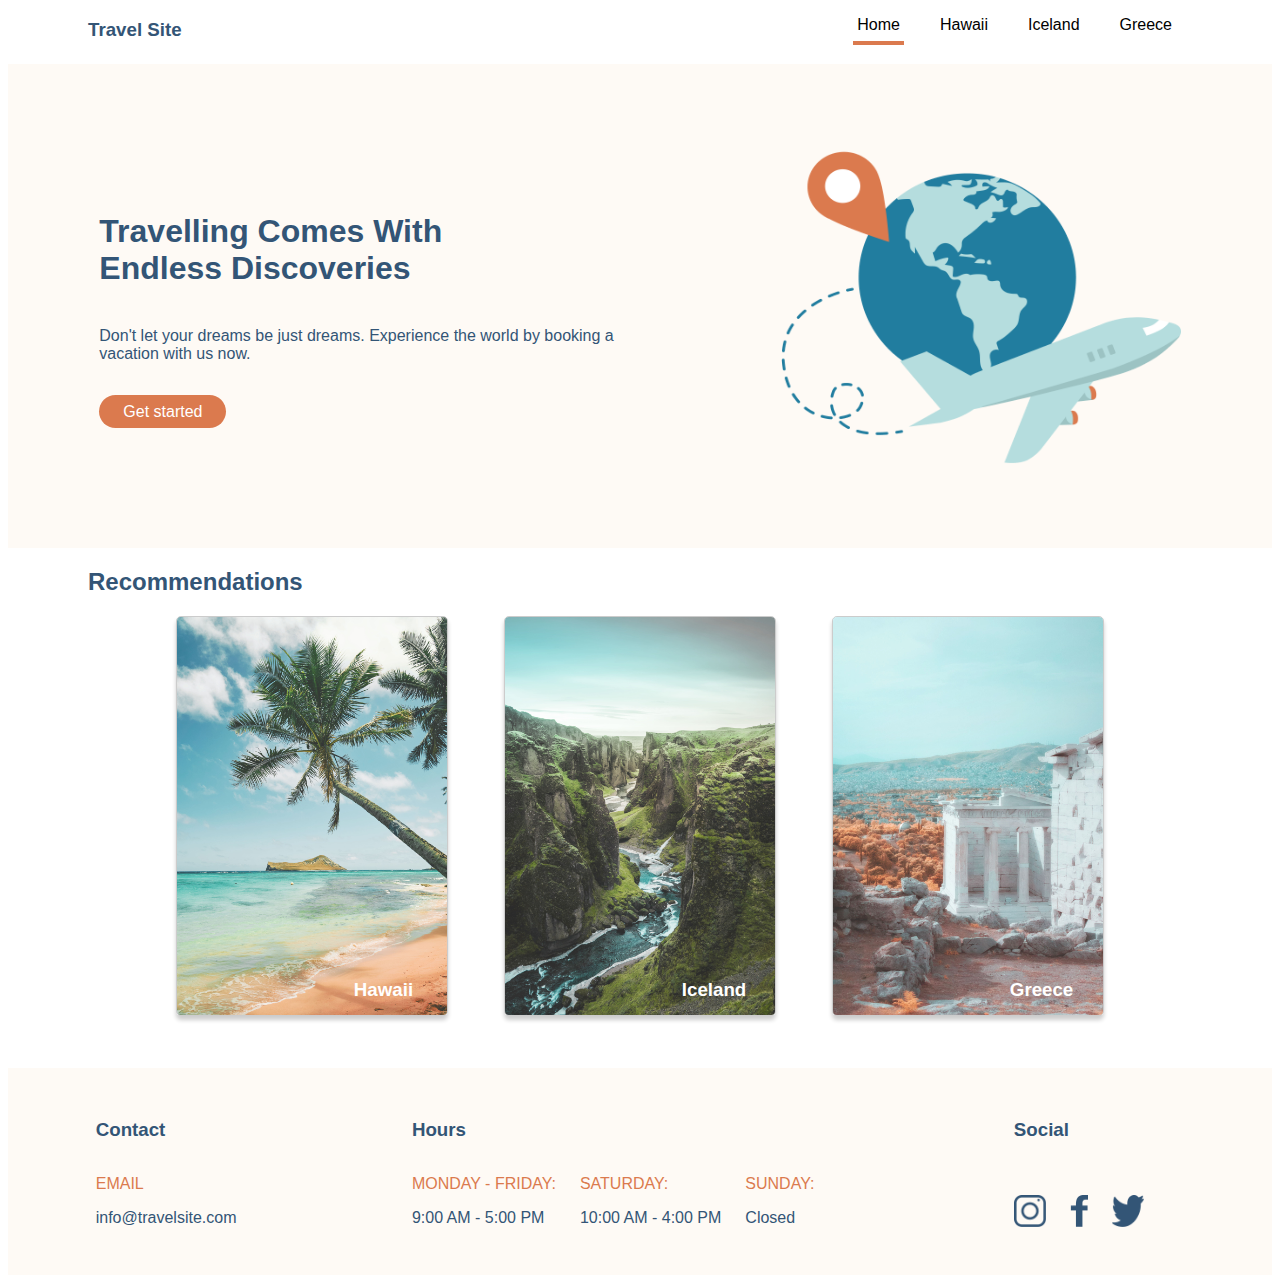
<file: index.html>
<!DOCTYPE html>

    <html lang="en">

        <head>
            <meta charset="UTF-8">
            <meta http-equiv="X-UA-Compatible" content="IE=edge">
            <meta name="viewport" content="width=device-width, initial-scale=1.0">
            <link rel="stylesheet" type ="text/css" href="./CSS/global.css">
            <link rel="stylesheet" type ="text/css" href="./CSS/main.css">
            <link rel="shortcut icon" href="./Assets/Images/hero.png" type="image/x-icon">
            <title>Travel Site - Home</title>
        </head>

        <body>
            <header>
                <!-- Navigation -->
                <div class ="navigation">
                    <h3>
                        <a class ="navigation__wordmark" href ="./index.html">Travel Site</a>
                    </h3>
                    <nav>
                        <div>
                            <ul class ="navigation__lists">
                                <li>
                                    <a class ="navigation__lists--style navigation__lists--current" href ="./index.html">Home</a>
                                </li>
                                <li>
                                    <a class ="navigation__lists--style" href ="./Pages/hawaii.html">Hawaii</a>
                                </li>
                                <li>
                                    <a class ="navigation__lists--style" href ="./Pages/iceland.html">Iceland</a>
                                </li>
                                <li>
                                    <a class ="navigation__lists--style" href ="./Pages/greece.html">Greece</a>
                                </li>
                            </ul>
                        </div>
                    </nav>
                </div>

                <!-- Hero banner -->
                <div class ="hero background--color">
                    <div>
                        <h1 class ="hero__heading">Travelling Comes With Endless Discoveries</h1>
                        <p class ="hero__description">Don't let your dreams be just dreams. Experience the world by booking a vacation with us now.</p>
                        <a class ="button" href ="./Pages/getstarted.html">Get started</a>
                    </div>
                    <div>
                        <img class ="hero__img" src ="./Assets/Images/hero.png" alt ="travel site logo">
                    </div>
                </div>
            </header>

            <!-- Main section of page -->
            <main>
                <section>
                    <h2 class ="heading">Recommendations</h2>
                    <div class ="card">
                        <a class ="card__link" href="./Pages/hawaii.html">
                            <img class ="card__img--size" src ="./Assets/Images/hawaii.jpg" alt ="hawaii">
                            <h3 class ="card__title">Hawaii</h3>
                        </a>
                        <a class ="card__link" href="./Pages/iceland.html">
                            <img class ="card__img--size" src ="./Assets/Images/iceland.jpg" alt ="iceland">
                            <h3 class ="card__title">Iceland</h3>
                        </a>
                        <a class ="card__link" href="./Pages/greece.html">
                            <img class ="card__img--size" src ="./Assets/Images/greece.jpg" alt ="greece">
                            <h3 class ="card__title">Greece</h3>
                        </a>
                    </div>

                </section>
            </main>

            <!--Footer with company address and hours-->
            <footer>
                <div class ="address__container">
                    <div class ="address__sections">
                        <h3>Contact</h3>
                        <p class ="address__subhead--color">EMAIL
                        <p>info@travelsite.com</p>
                    </div>

                    <div class ="address__sections">
                        <h3>Hours</h3>
                        <div class ="address__hours">
                            <div class ="address__hours--spacing">
                                <p class ="address__subhead--color">MONDAY - FRIDAY:</p>
                                <p class ="address-info__time">9:00 AM - 5:00 PM</p>
                            </div>
                            <div class ="address__hours--spacing">
                                <p class ="address__subhead--color">SATURDAY:</p>
                                <p class ="address-info__time">10:00 AM - 4:00 PM</p>
                            </div>
                            <div class ="address__hours--spacing">
                                <p class ="address__subhead--color">SUNDAY:</p>
                                <p class ="address-info__time">Closed</p>
                            </div>
                        </div>
                    </div>

                        <div class ="address__sections">
                            <h3>Social</h3>
                            <div class ="address__social">
                                <a href="https://www.instagram.com/">
                                    <img class ="address__social--imgsize" src ="./Assets/Icons/icon-instagram.png" alt ="instagram page">
                                </a>
                                <a href="https://www.facebook.com/">
                                    <img class ="address__social--facebook" src ="./Assets/Icons/icon-facebook.png" alt ="facebook page">
                                </a>
                                <a href="https://twitter.com/">
                                    <img class ="address__social--imgsize" src ="./Assets/Icons/icon-twitter.png" alt ="twitter page">
                                </a>
                            </div>
                        </div>
                </div>
            </footer>
        </body>
    </html>
</file>
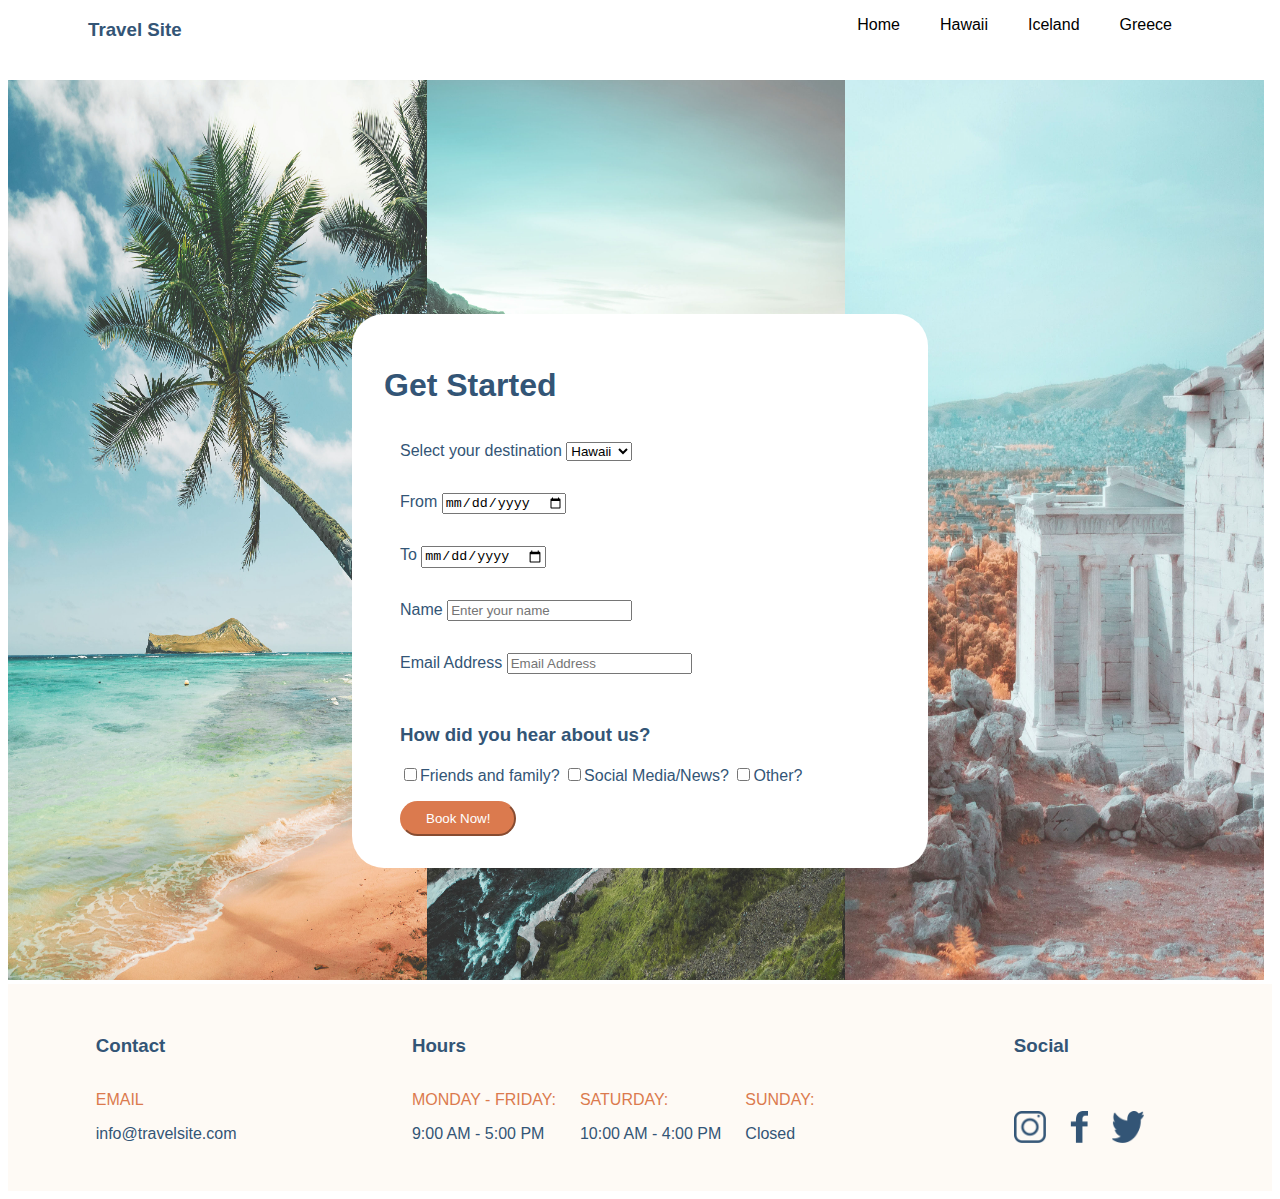
<file: Pages/getstarted.html>
<!DOCTYPE html>

    <html lang="en">

        <head>
            <meta charset="UTF-8">
            <meta http-equiv="X-UA-Compatible" content="IE=edge">
            <meta name="viewport" content="width=device-width, initial-scale=1.0">
            <link rel ="stylesheet" type ="text/css" href ="../CSS/global.css">
            <link rel="stylesheet" type ="text/css" href ="../CSS/getstarted.css">
            <link rel="shortcut icon" href="../Assets/Images/hero.png" type="image/x-icon">
            <title>Travel Site - Get Started</title>
        </head>
        <body>
            <header>
                <!-- Navigation -->
                <div class ="navigation">
                    <h3>
                        <a class ="navigation__wordmark" href ="../index.html">Travel Site</a>
                    </h3>
                    <nav>
                        <div>
                            <ul class ="navigation__lists">
                                <li>
                                    <a class ="navigation__lists--style" href ="../index.html">Home</a>
                                </li>
                                <li>
                                    <a class ="navigation__lists--style" href ="./hawaii.html">Hawaii</a>
                                </li>
                                <li>
                                    <a class ="navigation__lists--style" href ="./iceland.html">Iceland</a>
                                </li>
                                <li>
                                    <a class ="navigation__lists--style" href ="./greece.html">Greece</a>
                                </li>
                            </ul>
                        </div>
                    </nav>
                </div>
            </header>
            
            <!-- Get started sign form -->
            <main>
                <section>
                    <div class ="background">
                        <div class ="background__section">
                            <a href ="../Pages/hawaii.html">
                                <img class ="background__img--size" src ="../Assets/Images/hawaii.jpg" alt="hawaii">
                            </a>
                        </div>

                        <div class ="background__section">
                            <a href ="../Pages/iceland.html">
                                <img class ="background__img--size" src ="../Assets/Images/iceland.jpg" alt="iceland">
                            </a>
                        </div>

                        <div class ="background__section">
                            <a href="../Pages/greece.html">
                                <img class ="background__img--size" src ="../Assets/Images/greece.jpg" alt="greece">
                            </a>
                        </div>
                    </div>
                </section>

                <article>
                    <div class ="form">
                        <h1 class ="form__heading">Get Started</h1>
                        <form id ="form__sections" class ="form__sections">
                            <section class ="form__section">
                                <label for ="location" id ="dropdown-label">Select your destination</label>
                                <select name="location__dojo" id="dropdown" class ="form__inputs">
                                    <option value = "hawaii">Hawaii</option>
                                    <option value = "iceland">Iceland</option>
                                    <option value = "greece">Greece</option>
                                </select>
                            </section>

                            <section class ="form__section">
                                <label for ="duration__from">From</label>
                                <input type ="date" id ="from" name ="from" required>
                            </section>

                            <section class ="form__section">
                                <label for ="duration__to">To</label>
                                <input type ="date" id ="to" name ="to" required>
                            </section>

                            <section class ="form__section">
                                <label for = "name" id = "name-label">Name</label>
                                <input type = "text" required placeholder="Enter your name" id = "name" class = "form-inputs">
                            </section>

                            <section class ="form__section">
                                <label for ="email-address" id = "email-label">Email Address</label>
                                <input type = "email" required placeholder = "Email Address" id = "email" class = "form-inputs"> 
                            </section>

                            <section class ="form__section">
                                <h3>How did you hear about us?</h3>
                            <label for = "friends-family">
                                <input type = "checkbox" id = "friends-family" value = "friends-family" name = "hear-about-us">Friends and family?
                            </label>
                            <label for = "social-media">
                                <input type = "checkbox" id = "social-media" value = "social-media" name = "hear-about-us">Social Media/News?
                            </label>
                            <label for = "other">
                                <input type = "checkbox" id = "other" value = "other" name = "hear-about-us">Other?
                            </label>
                            </section>

                            <button class ="button__submit" type = "submit" id = "submit">Book Now!</button>
                        </form>
                    </div>
                </article>
            </main>

            <!-- Footer with company address and hours -->
            <footer>
                <div class ="address__container">
                    <div class ="address__sections">
                        <h3>Contact</h3>
                        <p class ="address__subhead--color">EMAIL</p>
                        <p>info@travelsite.com</p>
                    </div>

                    <div class ="address__sections">
                        <h3>Hours</h3>
                        <div class ="address__hours">
                            <div class ="address__hours--spacing">
                                <p class ="address__subhead--color">MONDAY - FRIDAY:</p>
                                <p class ="address-info__time">9:00 AM - 5:00 PM</p>
                            </div>
                            <div class ="address__hours--spacing">
                                <p class ="address__subhead--color">SATURDAY:</p>
                                <p class ="address-info__time">10:00 AM - 4:00 PM</p>
                            </div>
                            <div class ="address__hours--spacing">
                                <p class ="address__subhead--color">SUNDAY:</p>
                                <p class ="address-info__time">Closed</p>
                            </div>
                        </div>
                    </div>

                        <div class ="address__sections">
                            <h3>Social</h3>
                            <div class ="address__social">
                                <a href="https://www.instagram.com/">
                                    <img class ="address__social--imgsize" src ="../Assets/Icons/icon-instagram.png" alt ="instagram page">
                                </a>
                                <a href="https://www.facebook.com/">
                                    <img class ="address__social--facebook" src ="../Assets/Icons/icon-facebook.png" alt ="facebook page">
                                </a>
                                <a href="https://twitter.com/">
                                    <img class ="address__social--imgsize" src ="../Assets/Icons/icon-twitter.png" alt ="twitter page">
                                </a>
                            </div>
                        </div>
                </div>
            </footer>
        </body>
    </html>
</file>
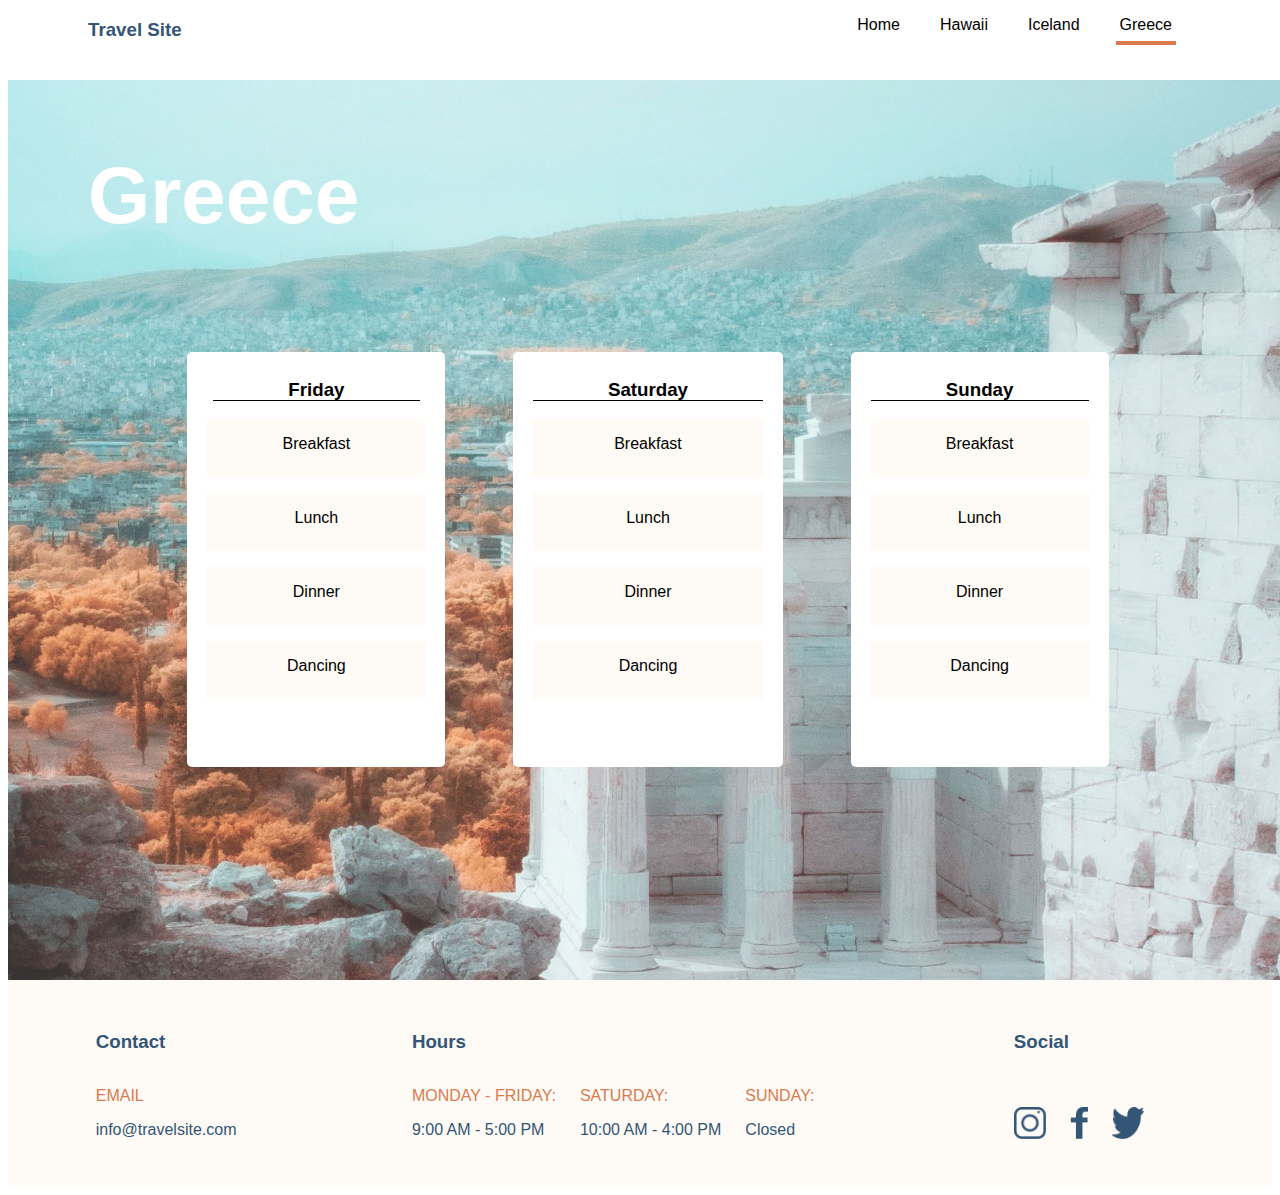
<file: Pages/greece.html>
<!DOCTYPE html>

    <html lang="en">

        <head>
            <meta charset="UTF-8">
            <meta http-equiv="X-UA-Compatible" content="IE=edge">
            <meta name="viewport" content="width=device-width, initial-scale=1.0">
            <link rel="stylesheet" type ="text/css" href="../CSS/global.css">
            <link rel="stylesheet" type ="text/css" href="../CSS/destinations.css">
            <link rel="shortcut icon" href="../Assets/Images/hero.png" type="image/x-icon">
            <title>Travel Site - Greece</title>
        </head>
        
        <body>
            <header>
                <!-- Navigation -->
                <div class ="navigation">
                    <h3>
                        <a class ="navigation__wordmark" href ="../index.html">Travel Site</a>
                    </h3>
                    <nav>
                        <div>
                            <ul class ="navigation__lists">
                                <li>
                                    <a class ="navigation__lists--style" href ="../index.html">Home</a>
                                </li>
                                <li>
                                    <a class ="navigation__lists--style" href ="./hawaii.html">Hawaii</a>
                                </li>
                                <li>
                                    <a class ="navigation__lists--style" href ="./iceland.html">Iceland</a>
                                </li>
                                <li>
                                    <a class ="navigation__lists--style navigation__lists--current" href ="./greece.html">Greece</a>
                                </li>
                            </ul>
                        </div>
                    </nav>
                </div>
            </header>

            <!-- Destination activities -->
            <main>
                <article>
                    <div class ="backgroundimg__greece">
                        <h1 class ="destinations__title">Greece</h1>

                        <section>
                            <div class ="activities">
                                <div class ="activities__section">
                                    <h3>
                                        <span class ="activities__header">Friday</span>
                                    </h3>
                                    <ul class ="activities__list">
                                        <li class ="activities__list--color">Breakfast</li>
                                        <li class ="activities__list--color">Lunch</li>
                                        <li class ="activities__list--color">Dinner</li>
                                        <li class ="activities__list--color">Dancing</li>
                                    </ul>
                                </div>

                                <div class ="activities__section">
                                    <h3>
                                        <span class ="activities__header">Saturday</span>
                                    </h3>
                                    <ul class ="activities__list">
                                        <li class ="activities__list--color">Breakfast</li>
                                        <li class ="activities__list--color">Lunch</li>
                                        <li class ="activities__list--color">Dinner</li>
                                        <li class ="activities__list--color">Dancing</li>
                                    </ul>
                                </div>

                                <div class ="activities__section">
                                    <h3>
                                        <span class ="activities__header">Sunday</span>
                                    </h3>
                                    <ul class ="activities__list">
                                        <li class ="activities__list--color">Breakfast</li>
                                        <li class ="activities__list--color">Lunch</li>
                                        <li class ="activities__list--color">Dinner</li>
                                        <li class ="activities__list--color">Dancing</li>
                                    </ul>
                                </div>
                            </div>
                        </section>
                    </div>
                </article>
            </main>

            <!-- Footer with company address and hours -->
            <footer>
                <div class ="address__container">
                    <div class ="address__sections">
                        <h3>Contact</h3>
                        <p class ="address__subhead--color">EMAIL</p>
                        <p>info@travelsite.com</p>
                    </div>

                    <div class ="address__sections">
                        <h3>Hours</h3>
                        <div class ="address__hours">
                            <div class ="address__hours--spacing">
                                <p class ="address__subhead--color">MONDAY - FRIDAY:</p>
                                <p class ="address-info__time">9:00 AM - 5:00 PM</p>
                            </div>
                            <div class ="address__hours--spacing">
                                <p class ="address__subhead--color">SATURDAY:</p>
                                <p class ="address-info__time">10:00 AM - 4:00 PM</p>
                            </div>
                            <div class ="address__hours--spacing">
                                <p class ="address__subhead--color">SUNDAY:</p>
                                <p class ="address-info__time">Closed</p>
                            </div>
                        </div>
                    </div>

                        <div class ="address__sections">
                            <h3>Social</h3>
                            <div class ="address__social">
                                <a href="https://www.instagram.com/">
                                    <img class ="address__social--imgsize" src ="../Assets/Icons/icon-instagram.png" alt ="instagram page">
                                </a>
                                <a href="https://www.facebook.com/">
                                    <img class ="address__social--facebook" src ="../Assets/Icons/icon-facebook.png" alt ="facebook page">
                                </a>
                                <a href="https://twitter.com/">
                                    <img class ="address__social--imgsize" src ="../Assets/Icons/icon-twitter.png" alt ="twitter page">
                                </a>
                            </div>
                        </div>
                </div>
            </footer>
        </body>
    </html>
</file>
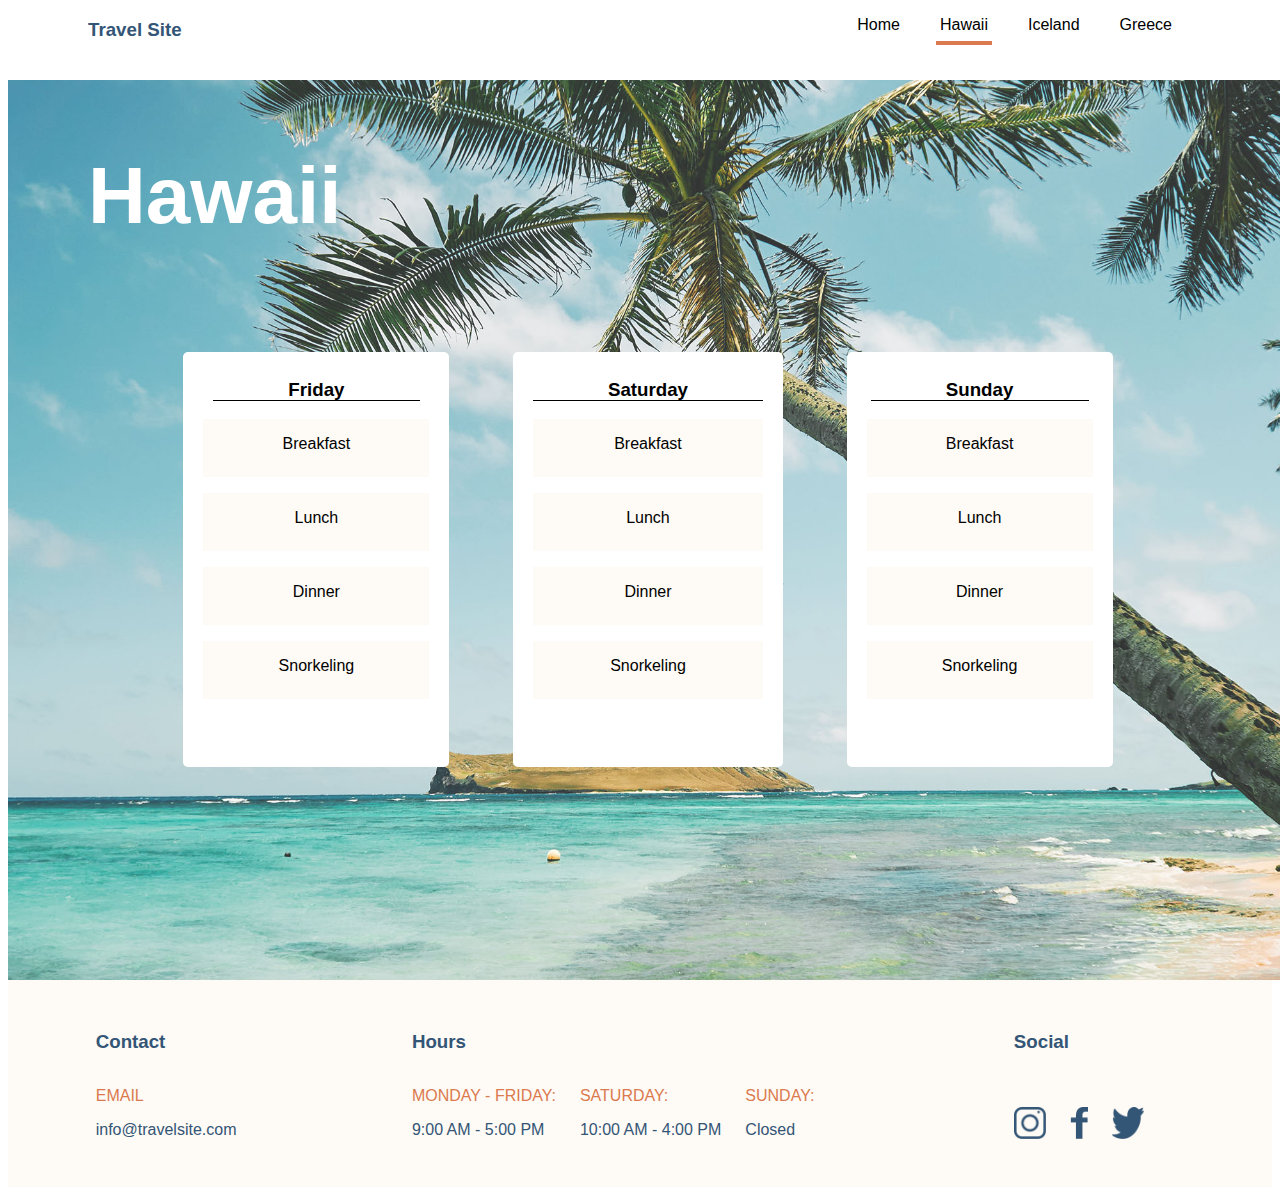
<file: Pages/hawaii.html>
<!DOCTYPE html>

    <html lang="en">

        <head>
            <meta charset="UTF-8">
            <meta http-equiv="X-UA-Compatible" content="IE=edge">
            <meta name="viewport" content="width=device-width, initial-scale=1.0">
            <link rel="stylesheet" type ="text/css" href="../CSS/global.css">
            <link rel="stylesheet" type ="text/css" href="../CSS/destinations.css">
            <link rel="shortcut icon" href="../Assets/Images/hero.png" type="image/x-icon">
            <title>Travel Site - Hawaii</title>
        </head>

        <body>
            <header>
                <!-- Navigation -->
                <div class ="navigation">
                    <h3>
                        <a class ="navigation__wordmark" href ="../index.html">Travel Site</a>
                    </h3>
                    <nav>
                        <div>
                            <ul class ="navigation__lists">
                                <li>
                                    <a class ="navigation__lists--style" href ="../index.html">Home</a>
                                </li>
                                <li>
                                    <a class ="navigation__lists--style navigation__lists--current" href ="./hawaii.html">Hawaii</a>
                                </li>
                                <li>
                                    <a class ="navigation__lists--style" href ="./iceland.html">Iceland</a>
                                </li>
                                <li>
                                    <a class ="navigation__lists--style" href ="./greece.html">Greece</a>
                                </li>
                            </ul>
                        </div>
                    </nav>
                </div>
            </header>

            <!-- Destination activities -->
            <main>
                <article>
                    <div class ="backgroundimg__hawaii">
                        <h1 class ="destinations__title">Hawaii</h1>

                        <section>
                            <div class ="activities">
                                <div class ="activities__section">
                                    <h3>
                                        <span class ="activities__header">Friday</h3></span>
                                    </h3>
                                    <ul class ="activities__list">
                                        <li class ="activities__list--color">Breakfast</li>
                                        <li class ="activities__list--color">Lunch</li>
                                        <li class ="activities__list--color">Dinner</li>
                                        <li class ="activities__list--color">Snorkeling</li>
                                    </ul>
                                </div>

                                <div class ="activities__section">
                                    <h3>
                                        <span class ="activities__header">Saturday</span>
                                    </h3>
                                    <ul class ="activities__list">
                                        <li class ="activities__list--color">Breakfast</li>
                                        <li class ="activities__list--color">Lunch</li>
                                        <li class ="activities__list--color">Dinner</li>
                                        <li class ="activities__list--color">Snorkeling</li>
                                    </ul>
                                </div>

                                <div class ="activities__section">
                                    <h3>
                                        <span class ="activities__header">Sunday</span>
                                    </h3>
                                    <ul class ="activities__list">
                                        <li class ="activities__list--color">Breakfast</li>
                                        <li class ="activities__list--color">Lunch</li>
                                        <li class ="activities__list--color">Dinner</li>
                                        <li class ="activities__list--color">Snorkeling</li>
                                    </ul>
                                </div>
                            </div>
                        </section>
                    </div>
                </article>
            </main>
                    
            <!-- Footer with company address and hours -->
            <footer>
                <div class ="address__container">
                    <div class ="address__sections">
                        <h3>Contact</h3>
                        <p class ="address__subhead--color">EMAIL</p>
                        <p>info@travelsite.com</p>
                    </div>

                    <div class ="address__sections">
                        <h3>Hours</h3>
                        <div class ="address__hours">
                            <div class ="address__hours--spacing">
                                <p class ="address__subhead--color">MONDAY - FRIDAY:</p>
                                <p class ="address-info__time">9:00 AM - 5:00 PM</p>
                            </div>
                            <div class ="address__hours--spacing">
                                <p class ="address__subhead--color">SATURDAY:</p>
                                <p class ="address-info__time">10:00 AM - 4:00 PM</p>
                            </div>
                            <div class ="address__hours--spacing">
                                <p class ="address__subhead--color">SUNDAY:</p>
                                <p class ="address-info__time">Closed</p>
                            </div>
                        </div>
                    </div>

                        <div class ="address__sections">
                            <h3>Social</h3>
                            <div class ="address__social">
                                <a href="https://www.instagram.com/">
                                    <img class ="address__social--imgsize" src ="../Assets/Icons/icon-instagram.png" alt ="instagram page">
                                </a>
                                <a href="https://www.facebook.com/">
                                    <img class ="address__social--facebook" src ="../Assets/Icons/icon-facebook.png" alt ="facebook page">
                                </a>
                                <a href="https://twitter.com/">
                                    <img class ="address__social--imgsize" src ="../Assets/Icons/icon-twitter.png" alt ="twitter page">
                                </a>
                            </div>
                        </div>
                </div>
            </footer>
        </body>
    </html>
</file>
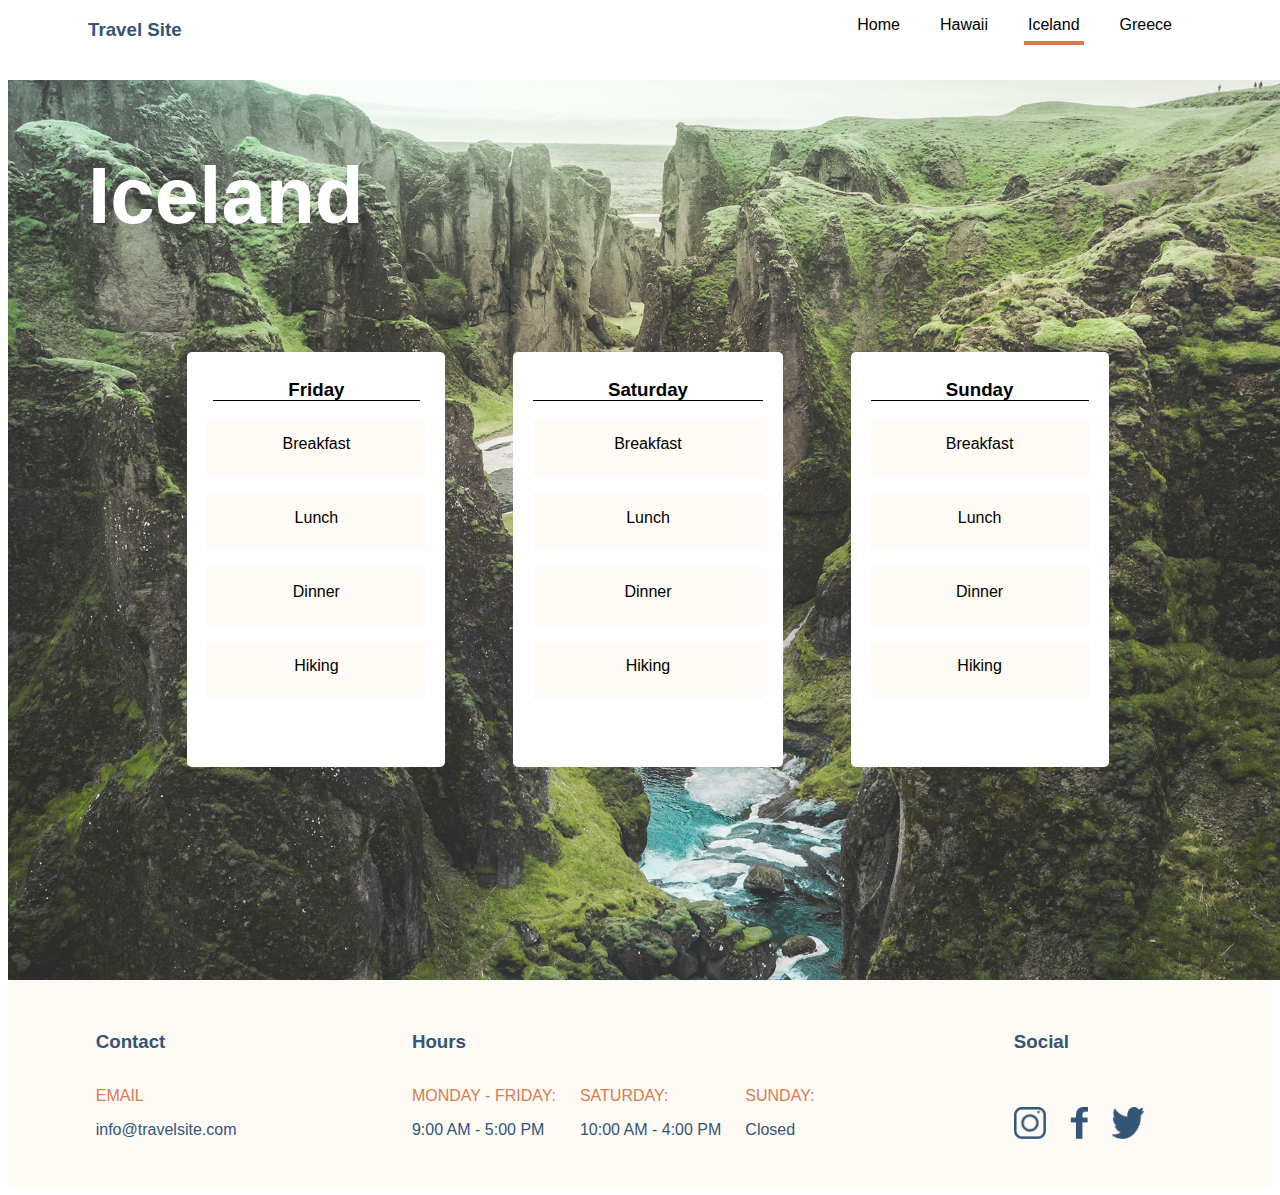
<file: Pages/iceland.html>
<!DOCTYPE html>

    <html lang="en">

        <head>
            <meta charset="UTF-8">
            <meta http-equiv="X-UA-Compatible" content="IE=edge">
            <meta name="viewport" content="width=device-width, initial-scale=1.0">
            <link rel="stylesheet" type ="text/css" href="../CSS/global.css">
            <link rel="stylesheet" type ="text/css" href="../CSS/destinations.css">
            <link rel="shortcut icon" href="../Assets/Images/hero.png" type="image/x-icon">
            <title>Travel Site - Iceland</title>
        </head>

        <body>
            <header>
                <div class ="navigation">
                    <h3>
                        <a class ="navigation__wordmark" href ="../index.html">Travel Site</a>
                    </h3>
                    <nav>
                        <div>
                            <ul class ="navigation__lists">
                                <li>
                                    <a class ="navigation__lists--style" href ="../index.html">Home</a>
                                </li>
                                <li>
                                    <a class ="navigation__lists--style" href ="./hawaii.html">Hawaii</a>
                                </li>
                                <li>
                                    <a class ="navigation__lists--style navigation__lists--current" href ="./iceland.html">Iceland</a>
                                </li>
                                <li>
                                    <a class ="navigation__lists--style" href ="./greece.html">Greece</a>
                                </li>
                            </ul>
                        </div>
                    </nav>
                </div>
            </header>

            <!-- Destination activities -->
            <main>
                <article>
                    <div class ="backgroundimg__iceland">
                        <h1 class ="destinations__title">Iceland</h1>

                        <section>
                            <div class ="activities">
                                <div class ="activities__section">
                                    <h3>
                                        <span class ="activities__header">Friday</span>
                                    </h3>
                                    <ul class ="activities__list">
                                        <li class ="activities__list--color">Breakfast</li>
                                        <li class ="activities__list--color">Lunch</li>
                                        <li class ="activities__list--color">Dinner</li>
                                        <li class ="activities__list--color">Hiking</li>
                                    </ul>
                                </div>

                                <div class ="activities__section">
                                    <h3>
                                        <span class ="activities__header">Saturday</span>
                                    </h3>
                                    <ul class ="activities__list">
                                        <li class ="activities__list--color">Breakfast</li>
                                        <li class ="activities__list--color">Lunch</li>
                                        <li class ="activities__list--color">Dinner</li>
                                        <li class ="activities__list--color">Hiking</li>
                                    </ul>
                                </div>

                                <div class ="activities__section">
                                    <h3>
                                        <span class ="activities__header">Sunday</span>
                                    </h3>
                                    <ul class ="activities__list">
                                        <li class ="activities__list--color">Breakfast</li>
                                        <li class ="activities__list--color">Lunch</li>
                                        <li class ="activities__list--color">Dinner</li>
                                        <li class ="activities__list--color">Hiking</li>
                                    </ul>
                                </div>
                            </div>
                        </section>
                    </div>
                </article>
            </main>

            <footer>
                <div class ="address__container">
                    <div class ="address__sections">
                        <h3>Contact</h3>
                        <p class ="address__subhead--color">EMAIL</p>
                        <p>info@travelsite.com</p>
                    </div>

                    <div class ="address__sections">
                        <h3>Hours</h3>
                        <div class ="address__hours">
                            <div class ="address__hours--spacing">
                                <p class ="address__subhead--color">MONDAY - FRIDAY:</p>
                                <p class ="address-info__time">9:00 AM - 5:00 PM</p>
                            </div>
                            <div class ="address__hours--spacing">
                                <p class ="address__subhead--color">SATURDAY:</p>
                                <p class ="address-info__time">10:00 AM - 4:00 PM</p>
                            </div>
                            <div class ="address__hours--spacing">
                                <p class ="address__subhead--color">SUNDAY:</p>
                                <p class ="address-info__time">Closed</p>
                            </div>
                        </div>
                    </div>

                        <div class ="address__sections">
                            <h3>Social</h3>
                            <div class ="address__social">
                                <a href="https://www.instagram.com/">
                                    <img class ="address__social--imgsize" src ="../Assets/Icons/icon-instagram.png" alt ="instagram page">
                                </a>
                                <a href="https://www.facebook.com/">
                                    <img class ="address__social--facebook" src ="../Assets/Icons/icon-facebook.png" alt ="facebook page">
                                </a>
                                <a href="https://twitter.com/">
                                    <img class ="address__social--imgsize" src ="../Assets/Icons/icon-twitter.png" alt ="twitter page">
                                </a>
                            </div>
                        </div>
                </div>
            </footer>
        </body>
    </html>
</file>
<file: CSS/global.css>
/* General Styling */
*, *::before, *::after {
    box-sizing: border-box;
}

body {
    font-family: Verdana, Geneva, Tahoma, sans-serif;
    color: #335576;
}

.background--color {
    background-color: #FEFAF5;
}

/* Navigation Styling */
.navigation {
    background-color: #FFFFFF;
    display: flex;
    justify-content: space-between;
    padding-left: 5rem;
    padding-right: 5rem;
    position: fixed;
    top: 0;
    width: 100%;
    z-index: 1;
}

.navigation__wordmark {
    color: #335576;
    text-decoration: none;
}

.navigation__lists {
    display: flex;
    list-style: none;
}

.navigation__lists--style {
    text-decoration: none;
    margin-right: 2rem;
    padding: 0.5rem 0.25rem;
    color: black;
}

.navigation__lists--style:hover, .navigation__wordmark:hover {
    border-bottom: 4px solid #DB7A4E;
    margin-top: 25rem;
}

.navigation__lists--current {
    border-bottom: 4px solid #DB7A4E;
    margin-top: 25rem;
}

/* Button */
.button {
    text-decoration: none;
    background-color: #DB7A4E;
    color: white;
    border-radius: 2rem;
    padding: 0.5rem 1.5rem;
}

/* Footer Style */
.address__container {
    display: flex;
    justify-content: space-around;
    background-color: #FEFAF5;
    padding-top: 2rem;
    padding-bottom: 2rem;
}

.address__sections {
    display: flex;
    flex-direction: column;
    align-items: baseline;
}

.address__social {
    display: flex;
    margin-right: 1rem;
}

.address__hours {
    display: flex;
    flex-direction: row;
}

.address__hours--spacing {
    display: flex;
    flex-direction: column;
    margin-right: 1.5rem;
}

.address-info__time {
    margin-top: 1rem;
}

.address__subhead--color {
    color: #DB7A4E;
    margin-bottom: 0rem;
}

.address__social--imgsize {
    width: 2rem;
    height: 2rem;
    margin-top: 2.25rem;
    margin-right: 1.5rem;
}

.address__social--facebook {
    width: 1.15rem;
    height: 2rem;
    margin-top: 2.25rem;
    margin-right: 1.5rem;
}
</file>
<file: CSS/main.css>
/* Styling for "Recommendations heading */
.heading {
    margin-left: 5rem;
}

/* Hero Banner Styling */
.hero {
    display: flex;
    justify-content: space-evenly;
    align-items: center;
    padding:5rem 5rem;
    margin-top: 4rem;
}

.hero__heading, .hero__description {
    margin-bottom: 2.5rem;
}

.hero__heading {
    width: 70%;
}

.hero__description {
    width: 77%;
}

.hero__img {
    width: 25rem;
    height: 20rem;
}

/* Card Section */
.card {
    display: flex;
    justify-content: space-evenly;
    margin-bottom: 3rem;
    margin-left: 7rem;
    margin-right: 7rem;
}

.card__img--size {
    width: 17rem;
    height: 25rem;
    border-radius: 5px;
    border: 1px solid rgba(0, 0, 0, 0.2);
    box-shadow: 0px 4px 4px rgba(0, 0, 0, 0.2);
}

.card__link {
    position: relative;
}

.card__title {
    color: white;
    position: absolute;
    bottom: 0em;
    left: 9.5em;
}
</file>
<file: CSS/getstarted.css>
/* Background image */
.background {
    margin-top: 5rem;
    display: flex;
    position: relative;
}

.background__img--size {
    width: 32.7vw;
    height: 100vh;
}

/* Form Styling */

.form {
    background-color: #FFFFFF;
    position: absolute;
    bottom: 2em;
    left: 22em;
    right: 22em;
    border-radius: 2rem;
    padding: 2rem;
}

.form__sections {
    display: flex;
    flex-direction: column;
}

.form__section {
    margin: 1rem;
}

/* Button Styling */
.button__submit {
    background-color: #DB7A4E;
    color: white;
    border-radius: 2rem;
    padding: 0.5rem 1.5rem;
    border-color: #DB7A4E;
    width: fit-content;
    margin-left: 1rem;
}
</file>
<file: CSS/destinations.css>
/* Hawaii background image */
.backgroundimg__hawaii {
    background-image: url(../Assets/Images/hawaii.jpg);
    background-size: cover;
    background-position: center;
    width: 100vw;
    height: 100vh;
    position: relative;
    margin-top: 5rem;
}

.destinations__title {
    position: absolute;
    color: white;
    top: 1rem;
    left: 1em;
    font-size: 5em;
}

/* Greece background image */
.backgroundimg__greece {
    background-image: url(../Assets/Images/greece.jpg);
    background-size: cover;
    background-position: center;
    width: 100vw;
    height: 100vh;
    position: relative;
    margin-top: 5rem;
}

/* Iceland background image */
.backgroundimg__iceland {
    background-image: url(../Assets/Images/iceland.jpg);
    background-size: cover;
    background-position: center;
    width: 100vw;
    height: 100vh;
    position: relative;
    margin-top: 5rem;
}

/* Styling for itinerary activites*/
.activities {
    display: flex;
    justify-content: space-evenly;
    position: relative;
    top: 17rem;
    
}

.activities__section {
    background-color: white;
    color: black;
    padding: 0.5rem 1.25rem 3.25rem 1.25rem;
    margin-right: -7em;
    margin-left: -7em;
    border-radius: 5px;
    text-align: center;
}

.activities__list {
    padding-left: 0;
}

.activities__list--color {
    background-color: #FEFAF5;
    padding: 1rem 4.7rem 1.5rem 4.7rem;
    margin-bottom: 1rem;
    list-style: none;
}

.activities__header {
    border-bottom: 1px solid;
    padding-left: 4.7rem;
    padding-right: 4.7rem;
}
</file>
